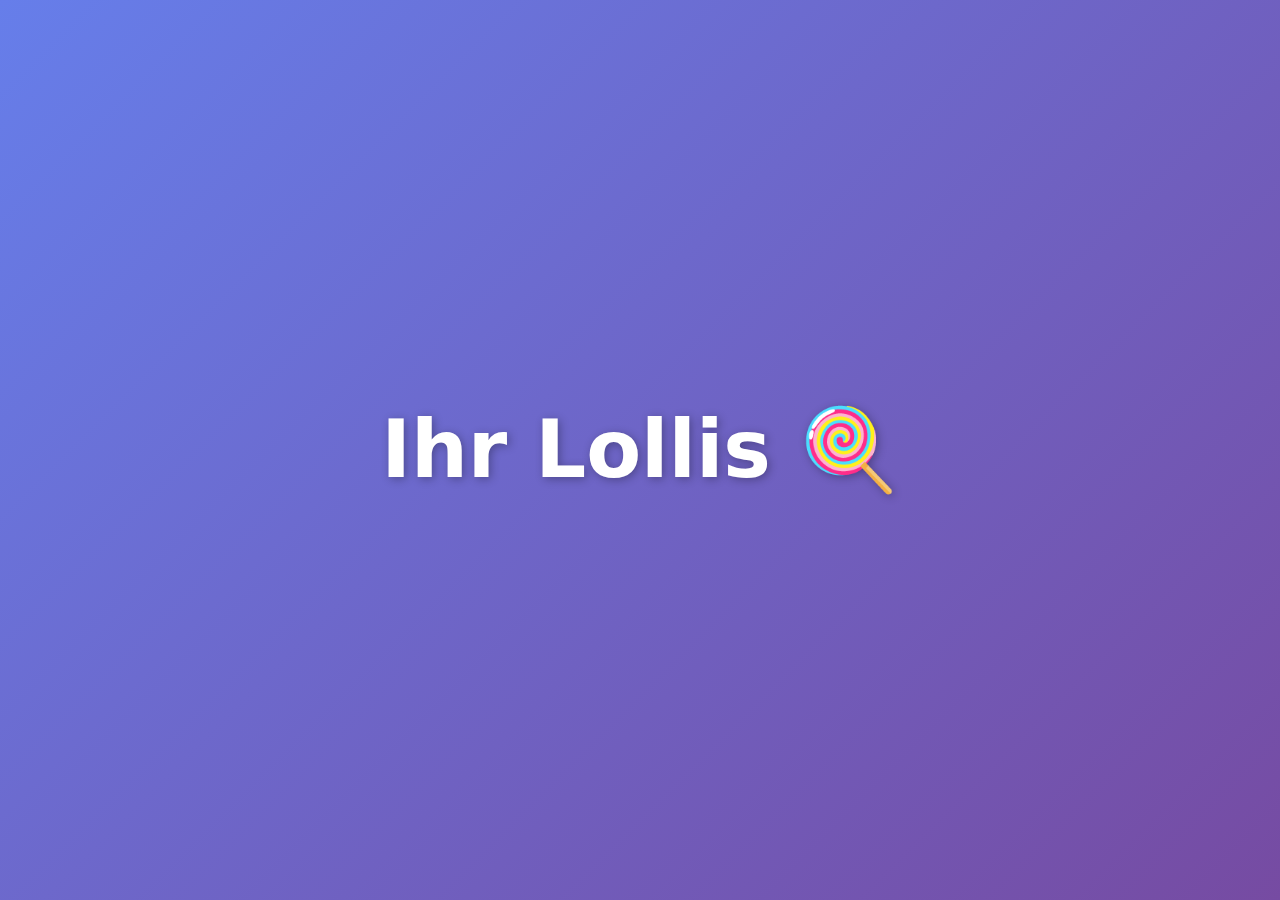
<file: index.html>
<!DOCTYPE html>
<html lang="de">
<head>
    <meta charset="UTF-8">
    <meta name="viewport" content="width=device-width, initial-scale=1.0">
    <title>Startseite</title>
    <style>
        body {
            margin: 0;
            padding: 0;
            height: 100vh;
            display: flex;
            justify-content: center;
            align-items: center;
            background: linear-gradient(135deg, #667eea 0%, #764ba2 100%);
            font-family: system-ui, -apple-system, sans-serif;
            color: white;
            overflow: hidden;
        }

        h1 {
            font-size: 5rem;
            font-weight: 800;
            text-shadow: 2px 2px 10px rgba(0,0,0,0.3);
            text-align: center;
            margin: 0;
            animation: pulse 2s infinite; 
        }

        @keyframes pulse {
            0% { transform: scale(1); }
            50% { transform: scale(1.05); }
            100% { transform: scale(1); }
        }
        
        @media (max-width: 600px) {
            h1 { font-size: 3rem; }
        }
    </style>
</head>
<body>

    <h1>Ihr Lollis 🍭</h1>

</body>
</html>
</file>
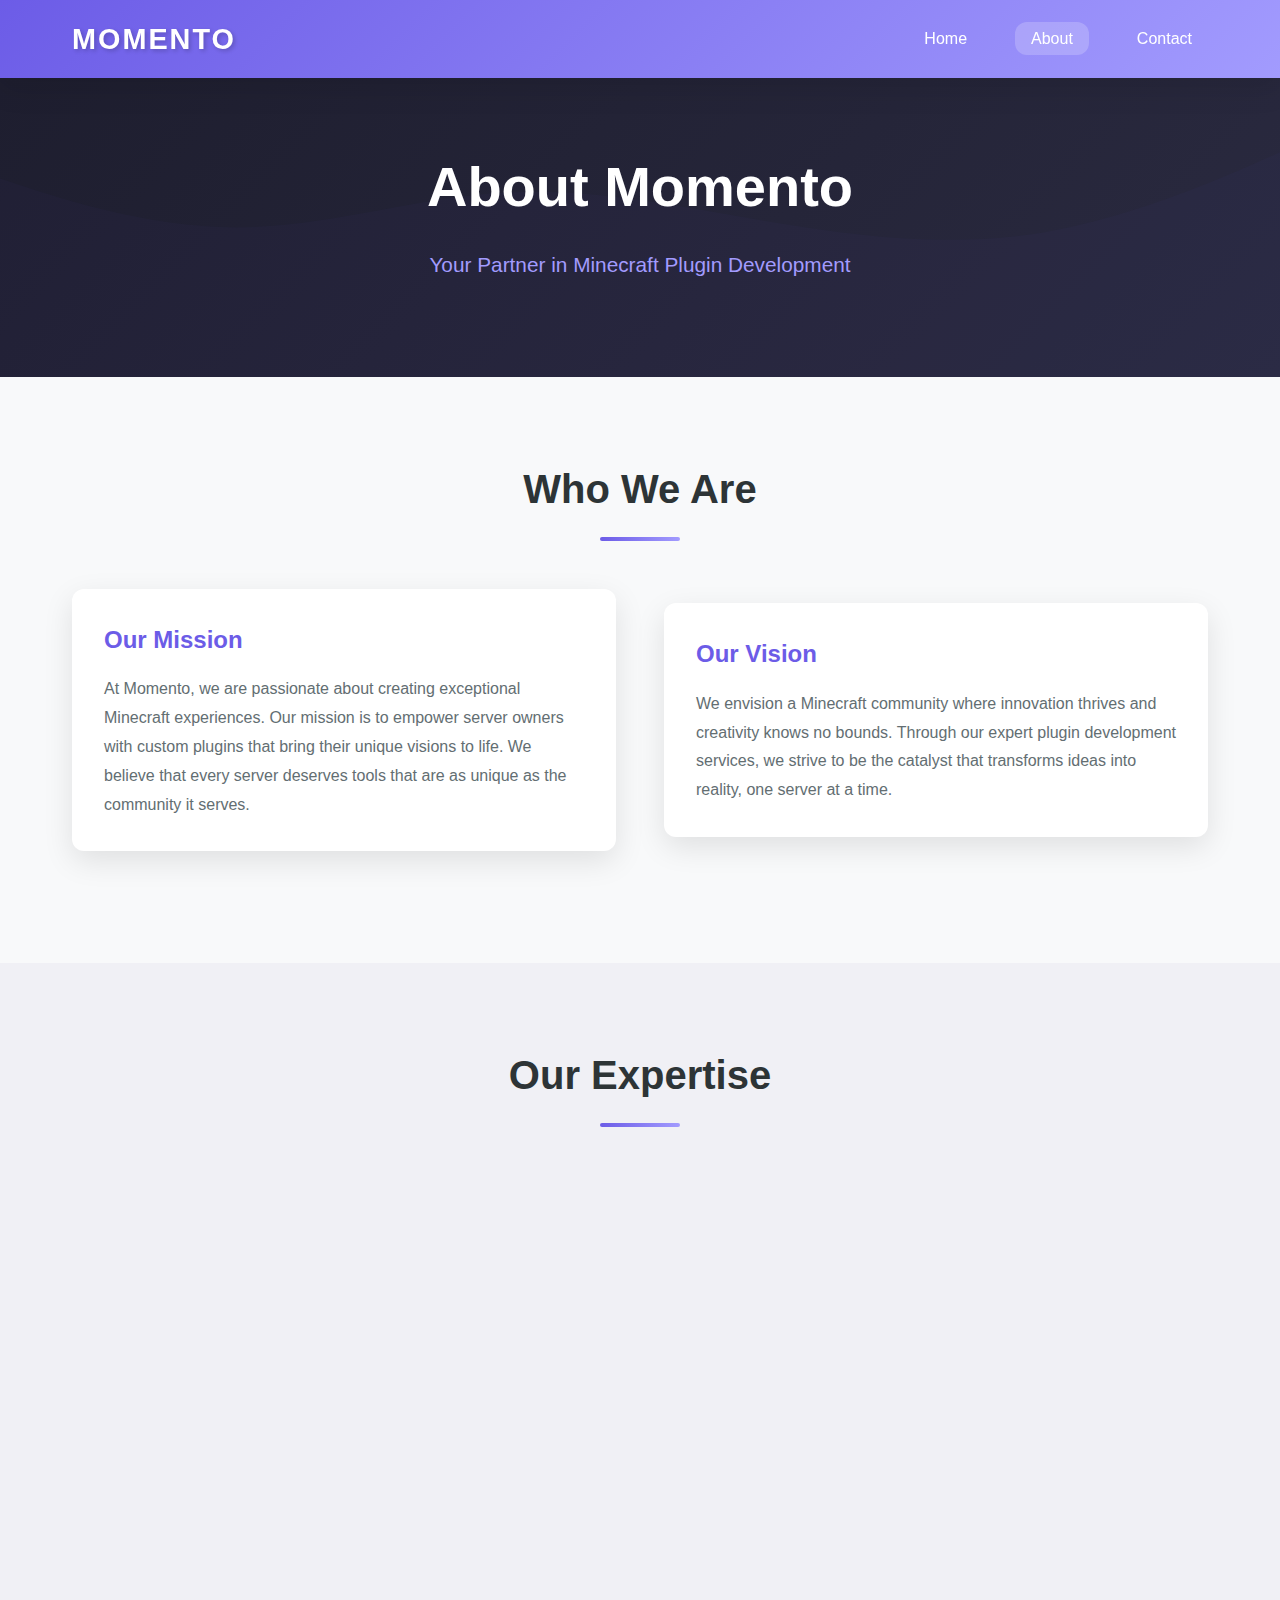
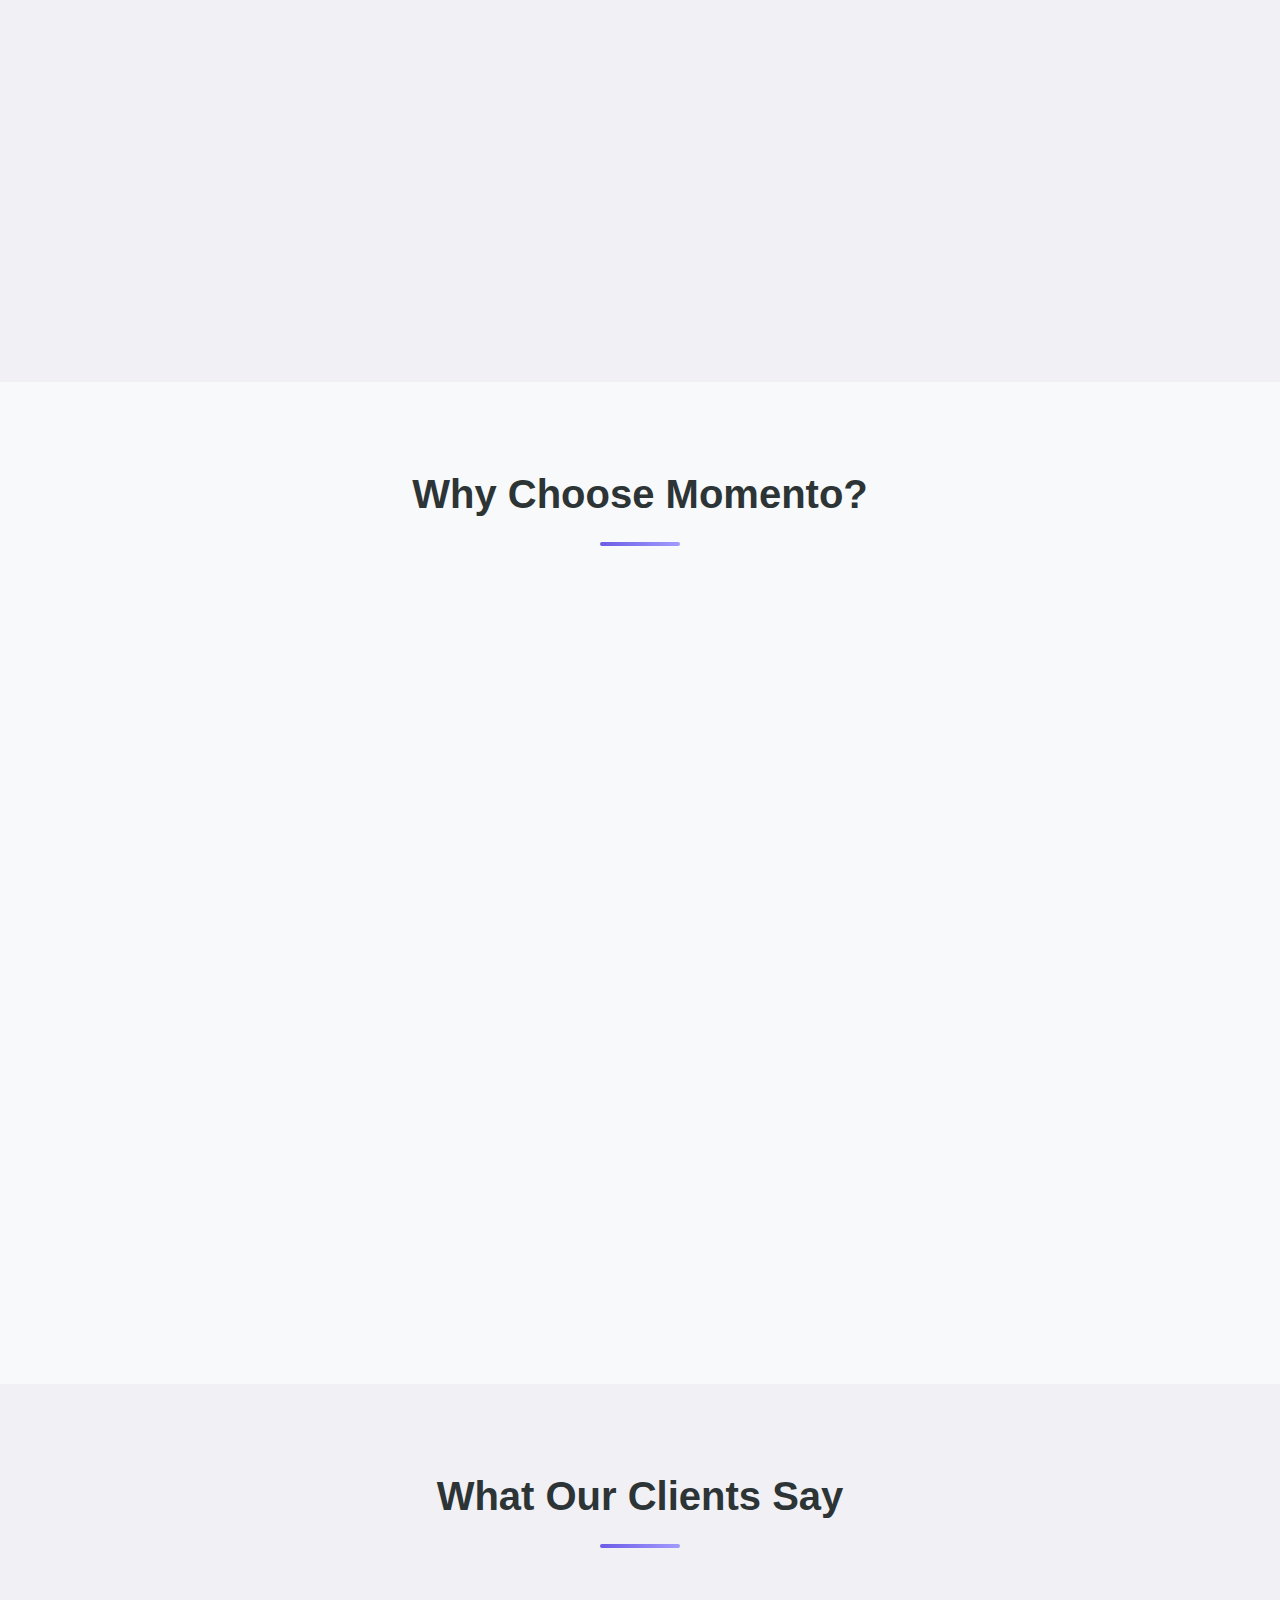
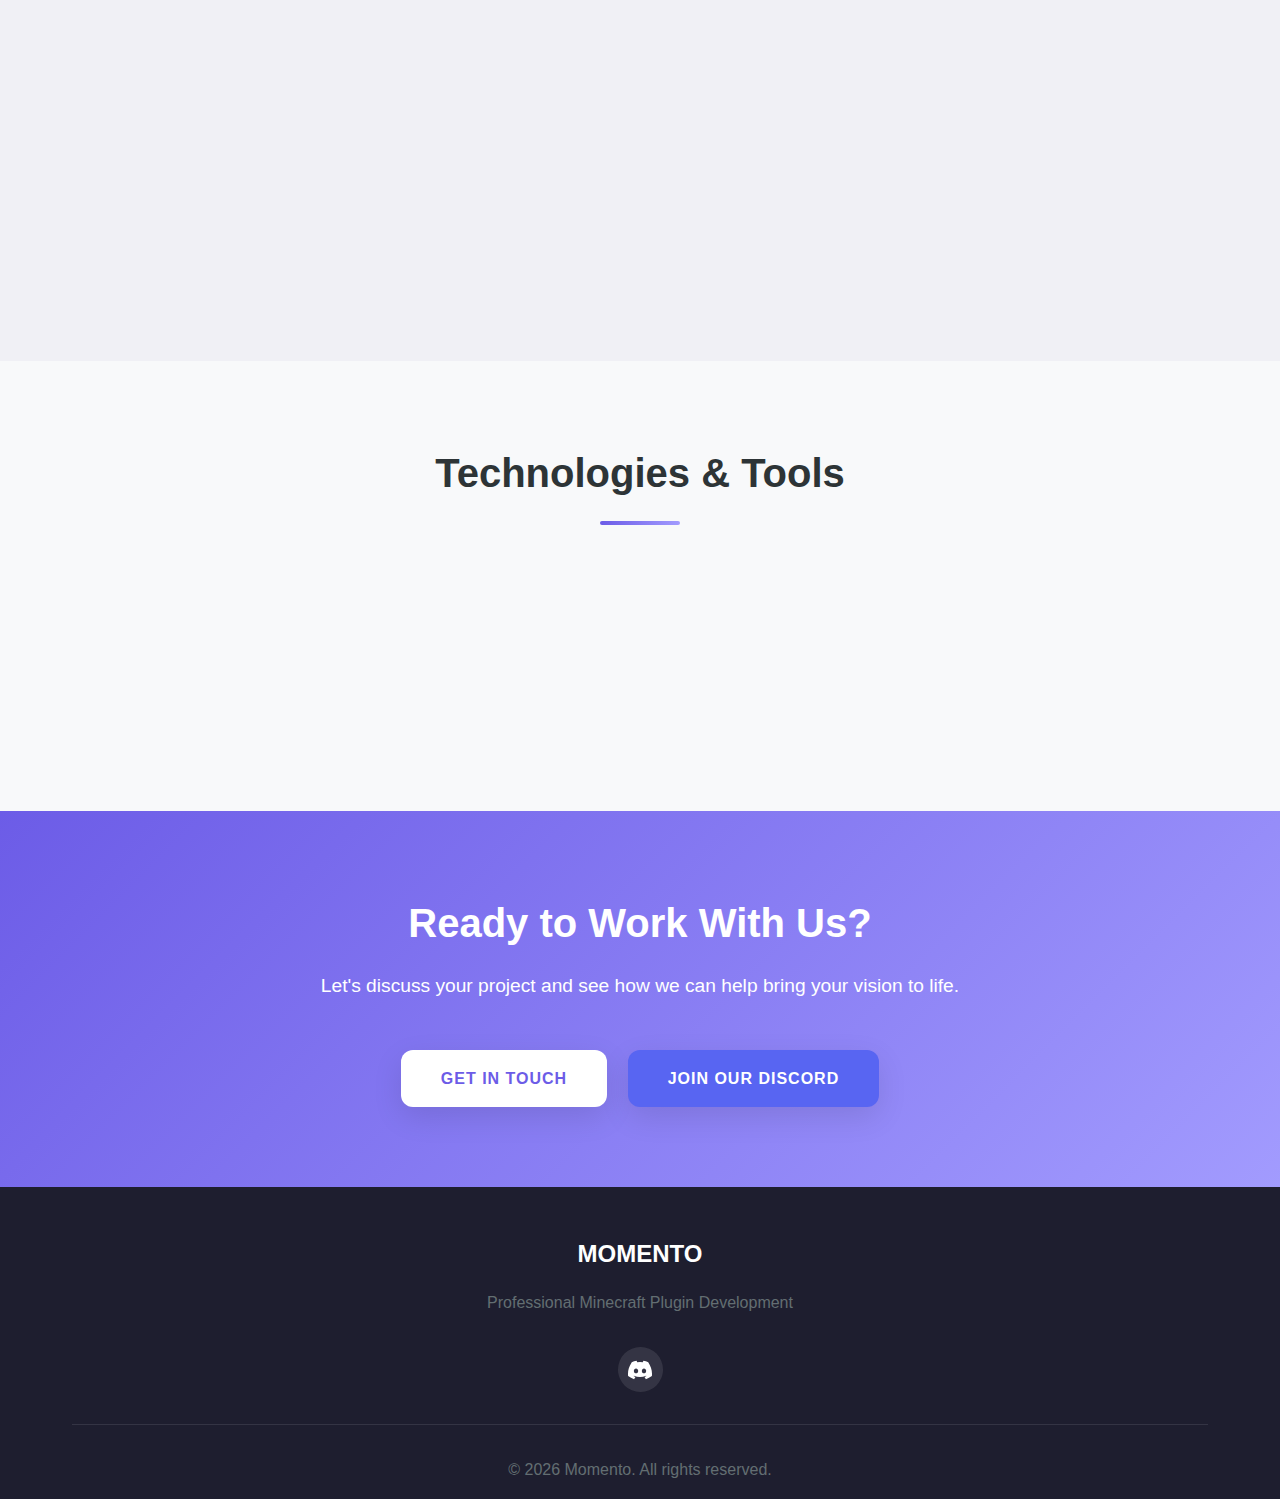
<file: about.html>
<!DOCTYPE html>
<html lang="en">
<head>
    <meta charset="UTF-8">
    <meta name="viewport" content="width=device-width, initial-scale=1.0">
    <meta name="description" content="Learn about Momento's expertise in Minecraft plugin development, our portfolio, and what makes us unique.">
    <meta name="keywords" content="Minecraft Plugins, Plugin Development, Portfolio, Expertise, Momento">
    <title>About - Momento</title>
    <link rel="stylesheet" href="assets/css/styles.css">
</head>
<body>
    <!-- Header & Navigation -->
    <header>
        <nav class="container">
            <a href="index.html" class="logo" aria-label="Momento Home">MOMENTO</a>
            <ul class="nav-links">
                <li><a href="index.html">Home</a></li>
                <li><a href="about.html">About</a></li>
                <li><a href="contact.html">Contact</a></li>
            </ul>
            <div class="hamburger" aria-label="Toggle menu" role="button" tabindex="0">
                <span></span>
                <span></span>
                <span></span>
            </div>
        </nav>
    </header>

    <!-- Page Header -->
    <section class="hero" style="padding: 4rem 0;">
        <div class="container hero-content">
            <h1>About Momento</h1>
            <p>Your Partner in Minecraft Plugin Development</p>
        </div>
    </section>

    <!-- Who We Are Section -->
    <section class="section">
        <div class="container">
            <h2 class="section-title">Who We Are</h2>
            <div class="two-col">
                <div class="card">
                    <h3>Our Mission</h3>
                    <p>
                        At Momento, we are passionate about creating exceptional Minecraft experiences. 
                        Our mission is to empower server owners with custom plugins that bring their 
                        unique visions to life. We believe that every server deserves tools that are 
                        as unique as the community it serves.
                    </p>
                </div>
                <div class="card">
                    <h3>Our Vision</h3>
                    <p>
                        We envision a Minecraft community where innovation thrives and creativity knows 
                        no bounds. Through our expert plugin development services, we strive to be the 
                        catalyst that transforms ideas into reality, one server at a time.
                    </p>
                </div>
            </div>
        </div>
    </section>

    <!-- Expertise Section -->
    <section class="section" style="background-color: #f0f0f5;">
        <div class="container">
            <h2 class="section-title">Our Expertise</h2>
            <div class="grid">
                <div class="card">
                    <h3>🎯 Custom Plugin Development</h3>
                    <p>
                        We specialize in building plugins from scratch, tailored to your exact specifications. 
                        Whether it's a unique game mode, custom economy system, or advanced administrative tools, 
                        we have the skills to make it happen.
                    </p>
                </div>
                <div class="card">
                    <h3>⚙️ Plugin Configuration</h3>
                    <p>
                        Not sure how to configure your existing plugins? We provide comprehensive setup and 
                        configuration services to ensure your plugins work seamlessly with your server setup 
                        and other installed plugins.
                    </p>
                </div>
                <div class="card">
                    <h3>🔧 Optimization & Bug Fixes</h3>
                    <p>
                        Performance matters. We optimize existing plugins to reduce lag, fix bugs, and ensure 
                        your server runs smoothly even with hundreds of players online. Clean, efficient code 
                        is our standard.
                    </p>
                </div>
                <div class="card">
                    <h3>🔄 Updates & Maintenance</h3>
                    <p>
                        Minecraft evolves, and so should your plugins. We provide ongoing maintenance and updates 
                        to keep your plugins compatible with the latest Minecraft versions and security patches.
                    </p>
                </div>
                <div class="card">
                    <h3>💡 Server Consultation</h3>
                    <p>
                        Not sure what plugins you need? We offer consultation services to help you identify 
                        the right solutions for your server, recommend best practices, and plan your plugin 
                        architecture.
                    </p>
                </div>
                <div class="card">
                    <h3>📚 API Integration</h3>
                    <p>
                        Connect your server to external services, databases, and APIs. We can integrate 
                        Discord bots, web dashboards, payment systems, and more to create a comprehensive 
                        server ecosystem.
                    </p>
                </div>
            </div>
        </div>
    </section>

    <!-- Why Choose Us Section -->
    <section class="section">
        <div class="container">
            <h2 class="section-title">Why Choose Momento?</h2>
            <div class="two-col">
                <div>
                    <div class="card">
                        <h3>🏆 Proven Track Record</h3>
                        <p>
                            With years of experience in Minecraft plugin development, we've successfully 
                            delivered projects for servers of all sizes, from small communities to large 
                            networks with thousands of players.
                        </p>
                    </div>
                    <div class="card">
                        <h3>💬 Clear Communication</h3>
                        <p>
                            We believe in transparency and keeping you informed every step of the way. 
                            Regular updates, clear timelines, and open communication channels ensure 
                            you're never left in the dark.
                        </p>
                    </div>
                    <div class="card">
                        <h3>⚡ Fast Turnaround</h3>
                        <p>
                            Time is valuable. We pride ourselves on delivering high-quality work within 
                            agreed timelines, without sacrificing quality or cutting corners.
                        </p>
                    </div>
                </div>
                <div>
                    <div class="card">
                        <h3>🛡️ Quality Assurance</h3>
                        <p>
                            Every plugin we develop goes through rigorous testing to ensure it's bug-free, 
                            secure, and performs optimally. We don't deliver until we're 100% satisfied 
                            with the quality.
                        </p>
                    </div>
                    <div class="card">
                        <h3>🤝 Ongoing Support</h3>
                        <p>
                            Our relationship doesn't end at delivery. We provide comprehensive support 
                            and are always available to help with questions, issues, or future enhancements.
                        </p>
                    </div>
                    <div class="card">
                        <h3>💰 Competitive Pricing</h3>
                        <p>
                            Professional doesn't have to mean expensive. We offer competitive pricing 
                            that provides excellent value for the quality and expertise you receive.
                        </p>
                    </div>
                </div>
            </div>
        </div>
    </section>

    <!-- Testimonials Section -->
    <section class="section" style="background-color: #f0f0f5;">
        <div class="container">
            <h2 class="section-title">What Our Clients Say</h2>
            <div class="grid">
                <div class="card">
                    <p style="font-style: italic; margin-bottom: 1rem;">
                        "Momento transformed our server with a custom minigame plugin that our players 
                        absolutely love. The code is clean, the performance is excellent, and their 
                        support is outstanding!"
                    </p>
                    <p style="font-weight: bold; color: var(--primary-color);">- Server Owner, SkyBlock Network</p>
                </div>
                <div class="card">
                    <p style="font-style: italic; margin-bottom: 1rem;">
                        "Professional, responsive, and incredibly talented. They delivered exactly what 
                        we needed, on time and within budget. Highly recommended!"
                    </p>
                    <p style="font-weight: bold; color: var(--primary-color);">- Admin, PvP Arena Server</p>
                </div>
                <div class="card">
                    <p style="font-style: italic; margin-bottom: 1rem;">
                        "The best decision we made was hiring Momento. Their custom economy plugin has 
                        been running flawlessly for months with zero issues. Worth every penny!"
                    </p>
                    <p style="font-weight: bold; color: var(--primary-color);">- Owner, Survival Community</p>
                </div>
            </div>
        </div>
    </section>

    <!-- Technologies Section -->
    <section class="section">
        <div class="container">
            <h2 class="section-title">Technologies & Tools</h2>
            <div class="card">
                <div style="display: grid; grid-template-columns: repeat(auto-fit, minmax(200px, 1fr)); gap: 2rem; text-align: center;">
                    <div>
                        <h4 style="color: var(--primary-color); margin-bottom: 0.5rem;">Languages</h4>
                        <p>Java, Kotlin, SQL</p>
                    </div>
                    <div>
                        <h4 style="color: var(--primary-color); margin-bottom: 0.5rem;">APIs</h4>
                        <p>Spigot, Paper, Bukkit</p>
                    </div>
                    <div>
                        <h4 style="color: var(--primary-color); margin-bottom: 0.5rem;">Tools</h4>
                        <p>Maven, Gradle, Git</p>
                    </div>
                    <div>
                        <h4 style="color: var(--primary-color); margin-bottom: 0.5rem;">Databases</h4>
                        <p>MySQL, MongoDB, SQLite</p>
                    </div>
                </div>
            </div>
        </div>
    </section>

    <!-- CTA Section -->
    <section class="section" style="background: linear-gradient(135deg, #6c5ce7, #a29bfe); color: white; text-align: center;">
        <div class="container">
            <h2 style="font-size: 2.5rem; margin-bottom: 1rem;">Ready to Work With Us?</h2>
            <p style="font-size: 1.2rem; margin-bottom: 2rem;">Let's discuss your project and see how we can help bring your vision to life.</p>
            <a href="contact.html" class="btn" style="background: white; color: var(--primary-color); margin-right: 1rem;">Get In Touch</a>
            <a href="https://discord.gg/your-invite-code" class="btn btn-discord" target="_blank" rel="noopener noreferrer">Join Our Discord</a>
        </div>
    </section>

    <!-- Footer -->
    <footer>
        <div class="container">
            <div class="footer-content">
                <div>
                    <h3 style="font-size: 1.5rem; margin-bottom: 1rem;">MOMENTO</h3>
                    <p style="color: var(--text-gray);">Professional Minecraft Plugin Development</p>
                </div>
                <ul class="social-links">
                    <li><a href="https://discord.gg/your-invite-code" target="_blank" rel="noopener noreferrer" aria-label="Discord">
                        <svg width="24" height="24" viewBox="0 0 24 24" fill="currentColor">
                            <path d="M20.317 4.37a19.791 19.791 0 0 0-4.885-1.515a.074.074 0 0 0-.079.037c-.21.375-.444.864-.608 1.25a18.27 18.27 0 0 0-5.487 0a12.64 12.64 0 0 0-.617-1.25a.077.077 0 0 0-.079-.037A19.736 19.736 0 0 0 3.677 4.37a.07.07 0 0 0-.032.027C.533 9.046-.32 13.58.099 18.057a.082.082 0 0 0 .031.057a19.9 19.9 0 0 0 5.993 3.03a.078.078 0 0 0 .084-.028a14.09 14.09 0 0 0 1.226-1.994a.076.076 0 0 0-.041-.106a13.107 13.107 0 0 1-1.872-.892a.077.077 0 0 1-.008-.128a10.2 10.2 0 0 0 .372-.292a.074.074 0 0 1 .077-.01c3.928 1.793 8.18 1.793 12.062 0a.074.074 0 0 1 .078.01c.12.098.246.198.373.292a.077.077 0 0 1-.006.127a12.299 12.299 0 0 1-1.873.892a.077.077 0 0 0-.041.107c.36.698.772 1.362 1.225 1.993a.076.076 0 0 0 .084.028a19.839 19.839 0 0 0 6.002-3.03a.077.077 0 0 0 .032-.054c.5-5.177-.838-9.674-3.549-13.66a.061.061 0 0 0-.031-.03zM8.02 15.33c-1.183 0-2.157-1.085-2.157-2.419c0-1.333.956-2.419 2.157-2.419c1.21 0 2.176 1.096 2.157 2.42c0 1.333-.956 2.418-2.157 2.418zm7.975 0c-1.183 0-2.157-1.085-2.157-2.419c0-1.333.955-2.419 2.157-2.419c1.21 0 2.176 1.096 2.157 2.42c0 1.333-.946 2.418-2.157 2.418z"/>
                        </svg>
                    </a></li>
                </ul>
            </div>
            <div class="footer-bottom">
                <p>&copy; 2026 Momento. All rights reserved.</p>
            </div>
        </div>
    </footer>

    <!-- JavaScript -->
    <script src="assets/js/script.js"></script>
</body>
</html>
</file>
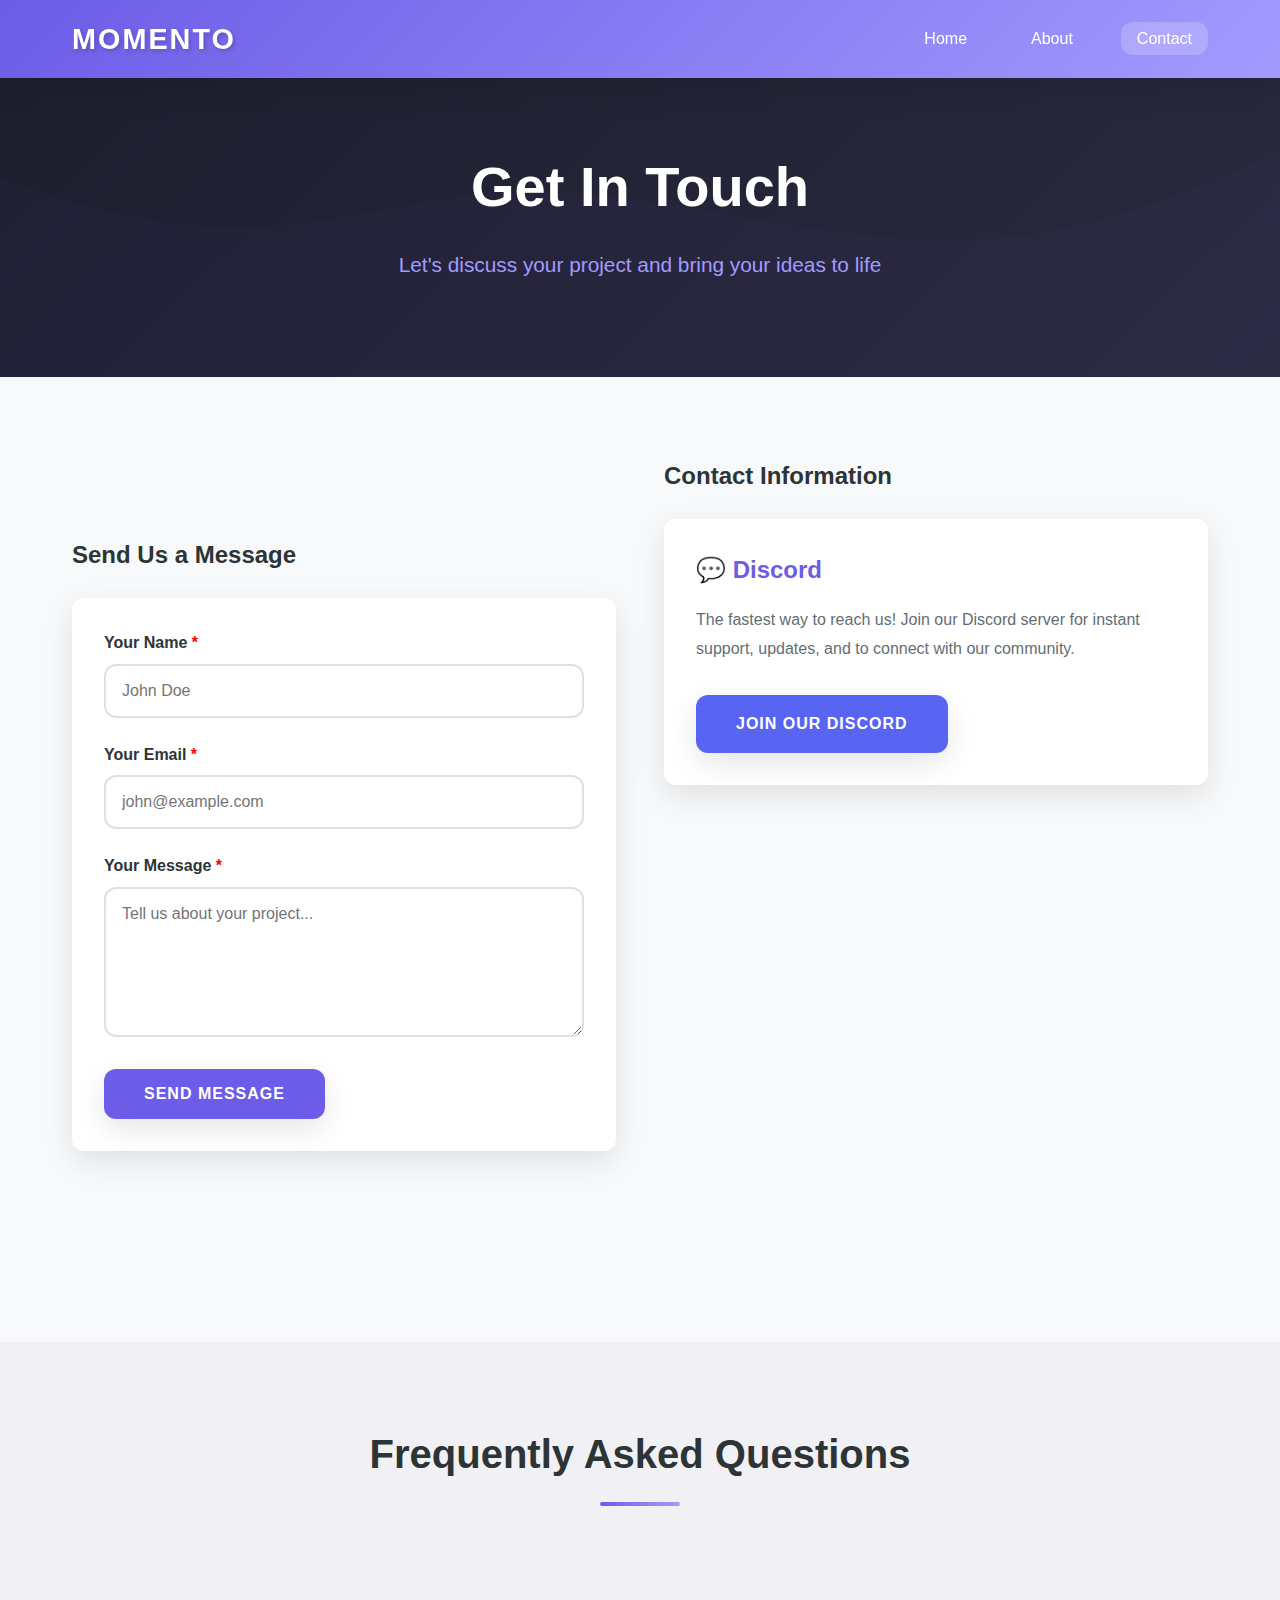
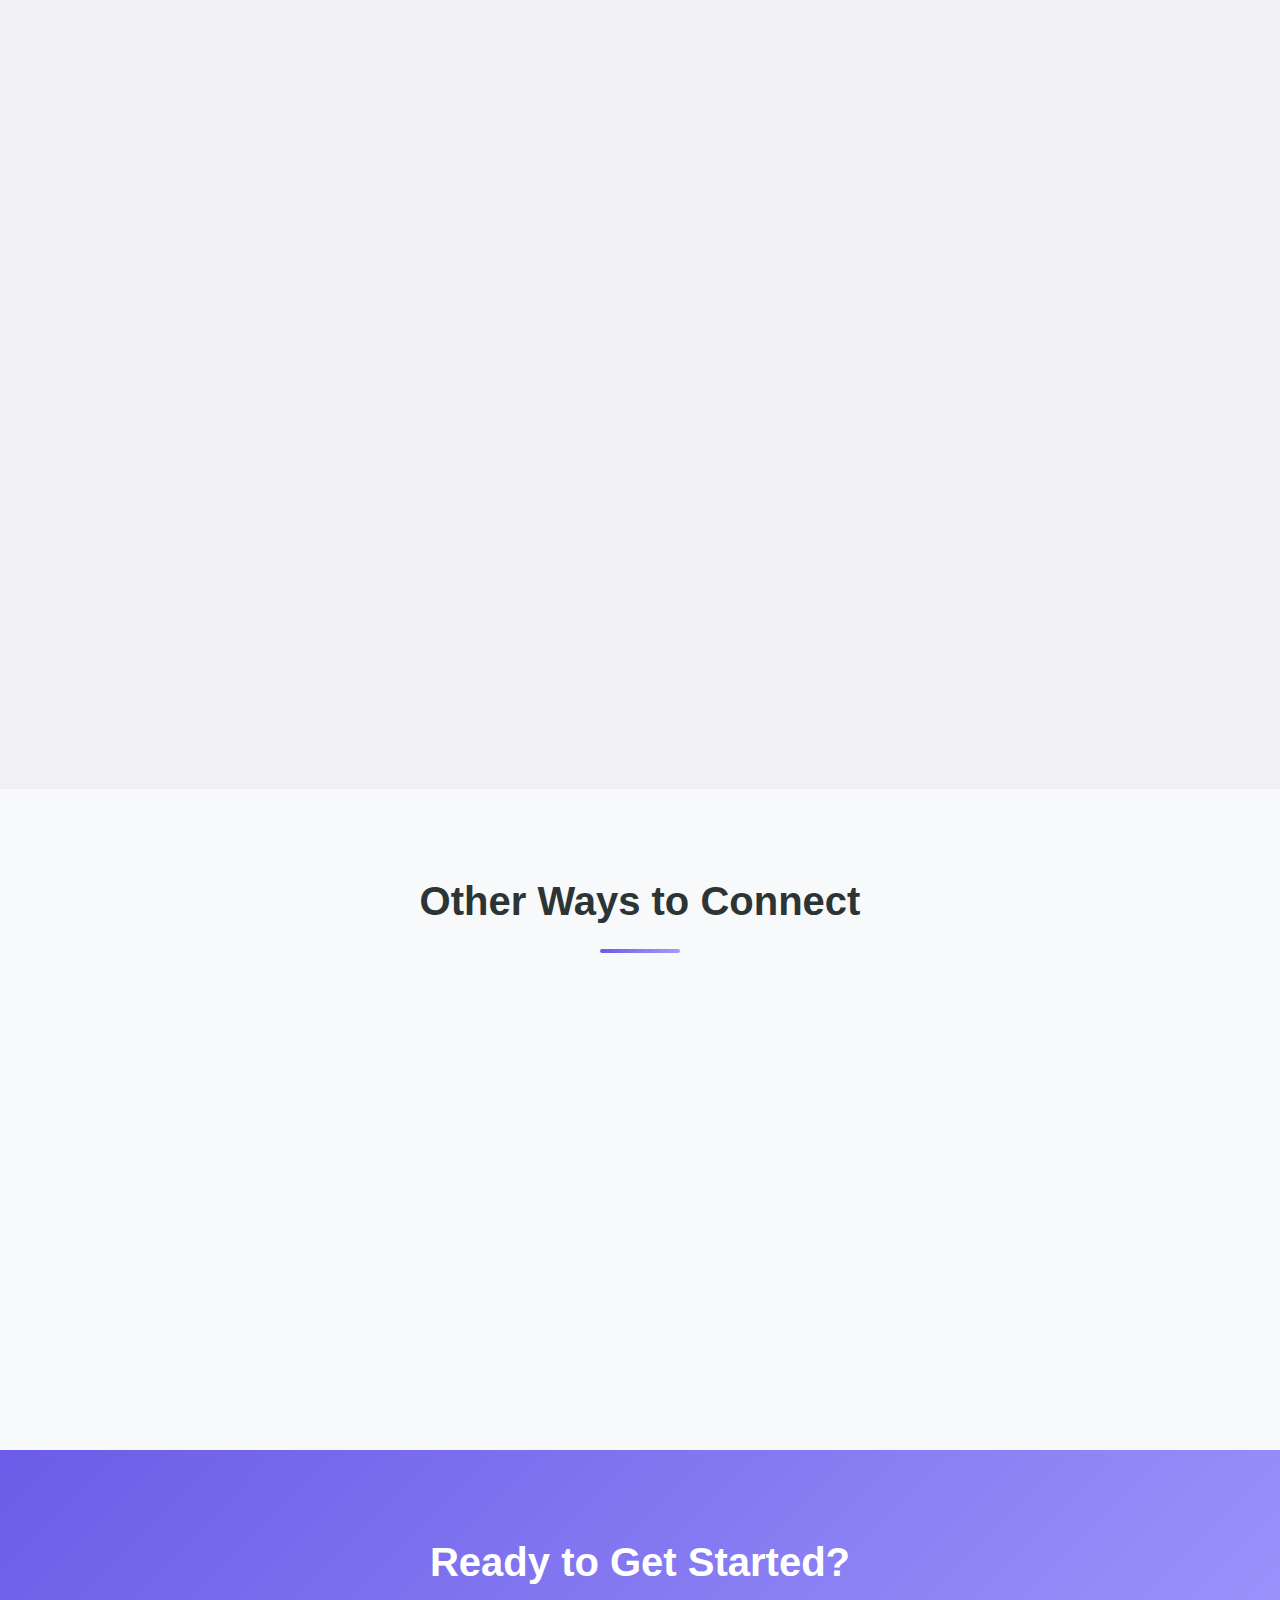
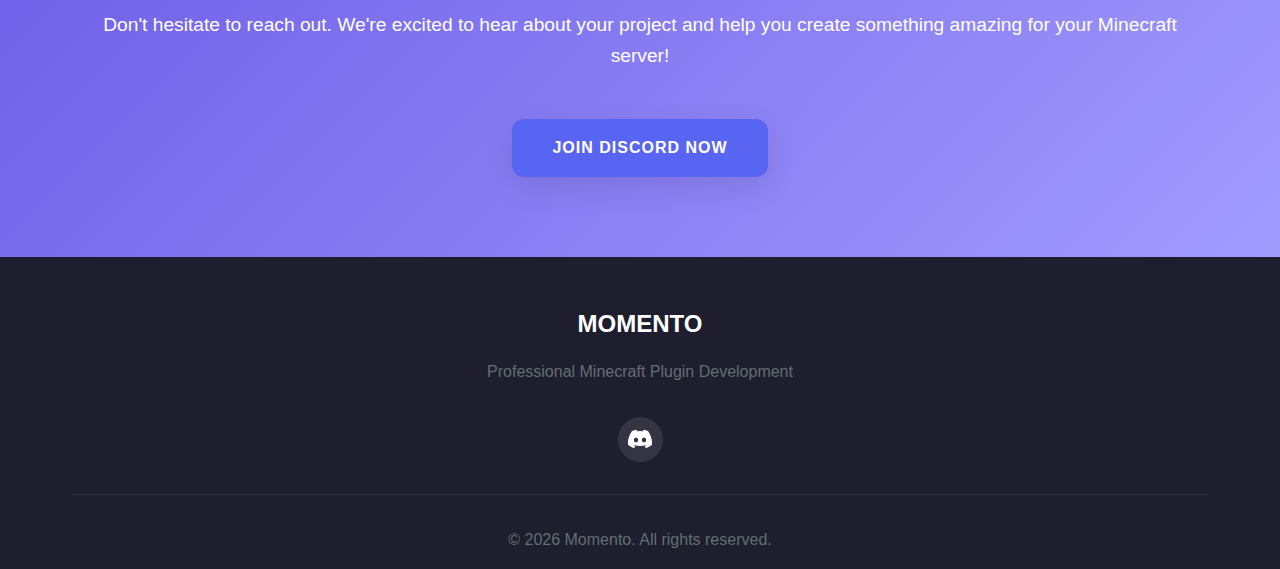
<file: contact.html>
<!DOCTYPE html>
<html lang="en">
<head>
    <meta charset="UTF-8">
    <meta name="viewport" content="width=device-width, initial-scale=1.0">
    <meta name="description" content="Contact Momento for professional Minecraft plugin development services. Get in touch via our contact form or Discord.">
    <meta name="keywords" content="Contact, Minecraft Plugin Development, Get In Touch, Momento">
    <title>Contact - Momento</title>
    <link rel="stylesheet" href="assets/css/styles.css">
</head>
<body>
    <!-- Header & Navigation -->
    <header>
        <nav class="container">
            <a href="index.html" class="logo" aria-label="Momento Home">MOMENTO</a>
            <ul class="nav-links">
                <li><a href="index.html">Home</a></li>
                <li><a href="about.html">About</a></li>
                <li><a href="contact.html">Contact</a></li>
            </ul>
            <div class="hamburger" aria-label="Toggle menu" role="button" tabindex="0">
                <span></span>
                <span></span>
                <span></span>
            </div>
        </nav>
    </header>

    <!-- Page Header -->
    <section class="hero" style="padding: 4rem 0;">
        <div class="container hero-content">
            <h1>Get In Touch</h1>
            <p>Let's discuss your project and bring your ideas to life</p>
        </div>
    </section>

    <!-- Contact Section -->
    <section class="section">
        <div class="container">
            <div class="two-col">
                <!-- Contact Form -->
                <div>
                    <h2 style="margin-bottom: 1.5rem; color: var(--text-dark);">Send Us a Message</h2>
                    <form id="contact-form" class="card">
                        <div class="form-group">
                            <label for="name">Your Name <span style="color: red;">*</span></label>
                            <input 
                                type="text" 
                                id="name" 
                                name="name" 
                                required 
                                placeholder="John Doe"
                                aria-required="true"
                            >
                        </div>
                        
                        <div class="form-group">
                            <label for="email">Your Email <span style="color: red;">*</span></label>
                            <input 
                                type="email" 
                                id="email" 
                                name="email" 
                                required 
                                placeholder="john@example.com"
                                aria-required="true"
                            >
                        </div>
                        
                        <div class="form-group">
                            <label for="message">Your Message <span style="color: red;">*</span></label>
                            <textarea 
                                id="message" 
                                name="message" 
                                required 
                                placeholder="Tell us about your project..."
                                aria-required="true"
                            ></textarea>
                        </div>
                        
                        <button type="submit" class="btn">Send Message</button>
                    </form>
                </div>

                <!-- Contact Information -->
                <div>
                    <h2 style="margin-bottom: 1.5rem; color: var(--text-dark);">Contact Information</h2>
                    
                    <div class="card">
                        <h3>💬 Discord</h3>
                        <p style="margin-bottom: 1rem;">
                            The fastest way to reach us! Join our Discord server for instant support, 
                            updates, and to connect with our community.
                        </p>
                        <a href="https://discord.gg/your-invite-code" class="btn btn-discord" target="_blank" rel="noopener noreferrer">
                            Join Our Discord
                        </a>
                    </div>

                    <div class="card">
                        <h3>⏰ Response Time</h3>
                        <p>
                            We typically respond to inquiries within 24 hours during business days. 
                            For urgent matters, Discord is your best bet for the fastest response!
                        </p>
                    </div>

                    <div class="card">
                        <h3>🌍 Time Zone</h3>
                        <p>
                            We operate globally and work with clients across all time zones. 
                            No matter where you are, we can find a time that works for both of us.
                        </p>
                    </div>
                </div>
            </div>
        </div>
    </section>

    <!-- FAQ Section -->
    <section class="section" style="background-color: #f0f0f5;">
        <div class="container">
            <h2 class="section-title">Frequently Asked Questions</h2>
            <div class="grid">
                <div class="card">
                    <h3>How long does it take to develop a plugin?</h3>
                    <p>
                        Development time varies based on complexity. Simple plugins can take 1-2 weeks, 
                        while complex systems may take 4-6 weeks or more. We'll provide a detailed 
                        timeline after discussing your requirements.
                    </p>
                </div>
                <div class="card">
                    <h3>What information do you need to get started?</h3>
                    <p>
                        We need a clear description of what you want the plugin to do, your Minecraft 
                        version, server platform (Spigot, Paper, etc.), and any specific features or 
                        requirements. The more details, the better!
                    </p>
                </div>
                <div class="card">
                    <h3>Do you provide ongoing support?</h3>
                    <p>
                        Yes! We offer support packages for all our plugins, including bug fixes, 
                        updates for new Minecraft versions, and general maintenance. Support terms 
                        are discussed during project planning.
                    </p>
                </div>
                <div class="card">
                    <h3>Can you modify existing plugins?</h3>
                    <p>
                        Absolutely! We can modify, optimize, or update existing plugins. This includes 
                        fixing bugs, adding new features, or updating to newer Minecraft versions.
                    </p>
                </div>
                <div class="card">
                    <h3>What are your payment terms?</h3>
                    <p>
                        We typically work with a 50% upfront payment and 50% upon completion. For larger 
                        projects, we can arrange milestone-based payments. Payment methods and terms are 
                        flexible and discussed per project.
                    </p>
                </div>
                <div class="card">
                    <h3>Do you sign NDAs?</h3>
                    <p>
                        Yes, we're happy to sign Non-Disclosure Agreements if your project requires 
                        confidentiality. We respect your intellectual property and privacy.
                    </p>
                </div>
            </div>
        </div>
    </section>

    <!-- Quick Links Section -->
    <section class="section">
        <div class="container">
            <h2 class="section-title">Other Ways to Connect</h2>
            <div class="features">
                <div class="feature-item">
                    <div class="feature-icon">💼</div>
                    <h3>Portfolio Review</h3>
                    <p>Want to see examples of our work? Check out our portfolio on the About page.</p>
                    <a href="about.html" class="btn btn-secondary mt-2">View Portfolio</a>
                </div>
                <div class="feature-item">
                    <div class="feature-icon">📚</div>
                    <h3>Learn More</h3>
                    <p>Read about our services, expertise, and what makes Momento unique.</p>
                    <a href="about.html" class="btn btn-secondary mt-2">About Us</a>
                </div>
                <div class="feature-item">
                    <div class="feature-icon">🏠</div>
                    <h3>Back to Home</h3>
                    <p>Return to the homepage to explore our services and offerings.</p>
                    <a href="index.html" class="btn btn-secondary mt-2">Go Home</a>
                </div>
            </div>
        </div>
    </section>

    <!-- CTA Section -->
    <section class="section" style="background: linear-gradient(135deg, #6c5ce7, #a29bfe); color: white; text-align: center;">
        <div class="container">
            <h2 style="font-size: 2.5rem; margin-bottom: 1rem;">Ready to Get Started?</h2>
            <p style="font-size: 1.2rem; margin-bottom: 2rem;">
                Don't hesitate to reach out. We're excited to hear about your project and help you create 
                something amazing for your Minecraft server!
            </p>
            <a href="https://discord.gg/your-invite-code" class="btn btn-discord" target="_blank" rel="noopener noreferrer">
                Join Discord Now
            </a>
        </div>
    </section>

    <!-- Footer -->
    <footer>
        <div class="container">
            <div class="footer-content">
                <div>
                    <h3 style="font-size: 1.5rem; margin-bottom: 1rem;">MOMENTO</h3>
                    <p style="color: var(--text-gray);">Professional Minecraft Plugin Development</p>
                </div>
                <ul class="social-links">
                    <li><a href="https://discord.gg/your-invite-code" target="_blank" rel="noopener noreferrer" aria-label="Discord">
                        <svg width="24" height="24" viewBox="0 0 24 24" fill="currentColor">
                            <path d="M20.317 4.37a19.791 19.791 0 0 0-4.885-1.515a.074.074 0 0 0-.079.037c-.21.375-.444.864-.608 1.25a18.27 18.27 0 0 0-5.487 0a12.64 12.64 0 0 0-.617-1.25a.077.077 0 0 0-.079-.037A19.736 19.736 0 0 0 3.677 4.37a.07.07 0 0 0-.032.027C.533 9.046-.32 13.58.099 18.057a.082.082 0 0 0 .031.057a19.9 19.9 0 0 0 5.993 3.03a.078.078 0 0 0 .084-.028a14.09 14.09 0 0 0 1.226-1.994a.076.076 0 0 0-.041-.106a13.107 13.107 0 0 1-1.872-.892a.077.077 0 0 1-.008-.128a10.2 10.2 0 0 0 .372-.292a.074.074 0 0 1 .077-.01c3.928 1.793 8.18 1.793 12.062 0a.074.074 0 0 1 .078.01c.12.098.246.198.373.292a.077.077 0 0 1-.006.127a12.299 12.299 0 0 1-1.873.892a.077.077 0 0 0-.041.107c.36.698.772 1.362 1.225 1.993a.076.076 0 0 0 .084.028a19.839 19.839 0 0 0 6.002-3.03a.077.077 0 0 0 .032-.054c.5-5.177-.838-9.674-3.549-13.66a.061.061 0 0 0-.031-.03zM8.02 15.33c-1.183 0-2.157-1.085-2.157-2.419c0-1.333.956-2.419 2.157-2.419c1.21 0 2.176 1.096 2.157 2.42c0 1.333-.956 2.418-2.157 2.418zm7.975 0c-1.183 0-2.157-1.085-2.157-2.419c0-1.333.955-2.419 2.157-2.419c1.21 0 2.176 1.096 2.157 2.42c0 1.333-.946 2.418-2.157 2.418z"/>
                        </svg>
                    </a></li>
                </ul>
            </div>
            <div class="footer-bottom">
                <p>&copy; 2026 Momento. All rights reserved.</p>
            </div>
        </div>
    </footer>

    <!-- JavaScript -->
    <script src="assets/js/script.js"></script>
</body>
</html>
</file>
<file: assets/css/styles.css>
/* ==========================================
   MOMENTO - Modern Website Styles
   ========================================== */

/* === CSS Variables === */
:root {
    --primary-color: #6c5ce7;
    --secondary-color: #a29bfe;
    --dark-bg: #1e1e2f;
    --dark-accent: #2a2a40;
    --light-bg: #f8f9fa;
    --text-dark: #2d3436;
    --text-light: #ffffff;
    --text-gray: #636e72;
    --accent-color: #00b894;
    --danger-color: #d63031;
    --shadow: 0 10px 30px rgba(0, 0, 0, 0.1);
    --shadow-hover: 0 15px 40px rgba(0, 0, 0, 0.15);
    --transition: all 0.3s ease;
    --border-radius: 12px;
    --max-width: 1200px;
}

/* === Reset & Base Styles === */
* {
    margin: 0;
    padding: 0;
    box-sizing: border-box;
}

html {
    scroll-behavior: smooth;
}

body {
    font-family: 'Segoe UI', Tahoma, Geneva, Verdana, sans-serif;
    line-height: 1.6;
    color: var(--text-dark);
    background-color: var(--light-bg);
}

img {
    max-width: 100%;
    height: auto;
    display: block;
}

a {
    text-decoration: none;
    color: inherit;
    transition: var(--transition);
}

/* === Header & Navigation === */
header {
    background: linear-gradient(135deg, var(--primary-color), var(--secondary-color));
    color: var(--text-light);
    padding: 1rem 0;
    position: sticky;
    top: 0;
    z-index: 1000;
    box-shadow: var(--shadow);
}

.container {
    max-width: var(--max-width);
    margin: 0 auto;
    padding: 0 2rem;
}

nav {
    display: flex;
    justify-content: space-between;
    align-items: center;
}

.logo {
    font-size: 1.8rem;
    font-weight: bold;
    letter-spacing: 2px;
    text-shadow: 2px 2px 4px rgba(0, 0, 0, 0.2);
}

.logo:hover {
    transform: scale(1.05);
    transition: var(--transition);
}

.nav-links {
    display: flex;
    gap: 2rem;
    list-style: none;
}

.nav-links a {
    color: var(--text-light);
    font-weight: 500;
    padding: 0.5rem 1rem;
    border-radius: var(--border-radius);
    transition: var(--transition);
}

.nav-links a:hover,
.nav-links a.active {
    background: rgba(255, 255, 255, 0.2);
    transform: translateY(-2px);
}

/* Hamburger Menu */
.hamburger {
    display: none;
    flex-direction: column;
    cursor: pointer;
    gap: 5px;
}

.hamburger span {
    width: 30px;
    height: 3px;
    background: var(--text-light);
    border-radius: 3px;
    transition: var(--transition);
}

.hamburger.active span:nth-child(1) {
    transform: rotate(45deg) translate(8px, 8px);
}

.hamburger.active span:nth-child(2) {
    opacity: 0;
}

.hamburger.active span:nth-child(3) {
    transform: rotate(-45deg) translate(8px, -8px);
}

/* === Hero/Banner Section === */
.hero {
    background: linear-gradient(135deg, var(--dark-bg), var(--dark-accent));
    color: var(--text-light);
    padding: 6rem 0;
    text-align: center;
    position: relative;
    overflow: hidden;
}

.hero::before {
    content: '';
    position: absolute;
    top: 0;
    left: 0;
    right: 0;
    bottom: 0;
    background: url('data:image/svg+xml,<svg xmlns="http://www.w3.org/2000/svg" viewBox="0 0 1440 320"><path fill="%236c5ce7" fill-opacity="0.1" d="M0,96L48,112C96,128,192,160,288,160C384,160,480,128,576,122.7C672,117,768,139,864,154.7C960,171,1056,181,1152,165.3C1248,149,1344,107,1392,85.3L1440,64L1440,320L1392,320C1344,320,1248,320,1152,320C1056,320,960,320,864,320C768,320,672,320,576,320C480,320,384,320,288,320C192,320,96,320,48,320L0,320Z"></path></svg>') no-repeat bottom;
    background-size: cover;
    opacity: 0.3;
}

.hero-content {
    position: relative;
    z-index: 1;
}

.hero h1 {
    font-size: 3.5rem;
    margin-bottom: 1rem;
    animation: fadeInUp 1s ease;
}

.hero p {
    font-size: 1.3rem;
    margin-bottom: 2rem;
    color: var(--secondary-color);
    animation: fadeInUp 1s ease 0.2s both;
}

@keyframes fadeInUp {
    from {
        opacity: 0;
        transform: translateY(30px);
    }
    to {
        opacity: 1;
        transform: translateY(0);
    }
}

/* === Buttons === */
.btn {
    display: inline-block;
    padding: 1rem 2.5rem;
    background: var(--primary-color);
    color: var(--text-light);
    border: none;
    border-radius: var(--border-radius);
    font-size: 1rem;
    font-weight: 600;
    cursor: pointer;
    transition: var(--transition);
    box-shadow: var(--shadow);
    text-transform: uppercase;
    letter-spacing: 1px;
}

.btn:hover {
    background: var(--secondary-color);
    transform: translateY(-3px);
    box-shadow: var(--shadow-hover);
}

.btn-secondary {
    background: var(--accent-color);
}

.btn-secondary:hover {
    background: #00a383;
}

.btn-discord {
    background: #5865F2;
    margin-top: 1rem;
}

.btn-discord:hover {
    background: #4752C4;
}

/* === Content Sections === */
.section {
    padding: 5rem 0;
}

.section-title {
    text-align: center;
    font-size: 2.5rem;
    margin-bottom: 3rem;
    color: var(--text-dark);
    position: relative;
}

.section-title::after {
    content: '';
    display: block;
    width: 80px;
    height: 4px;
    background: linear-gradient(90deg, var(--primary-color), var(--secondary-color));
    margin: 1rem auto;
    border-radius: 2px;
}

.card {
    background: white;
    padding: 2rem;
    border-radius: var(--border-radius);
    box-shadow: var(--shadow);
    transition: var(--transition);
    margin-bottom: 2rem;
}

.card:hover {
    transform: translateY(-5px);
    box-shadow: var(--shadow-hover);
}

.card h3 {
    color: var(--primary-color);
    margin-bottom: 1rem;
    font-size: 1.5rem;
}

.card p {
    color: var(--text-gray);
    line-height: 1.8;
}

/* === Grid Layouts === */
.grid {
    display: grid;
    gap: 2rem;
    grid-template-columns: repeat(auto-fit, minmax(300px, 1fr));
}

.two-col {
    display: grid;
    grid-template-columns: 1fr 1fr;
    gap: 3rem;
    align-items: center;
}

/* === Discord Section === */
.discord-section {
    background: linear-gradient(135deg, #5865F2, #7289DA);
    color: var(--text-light);
    padding: 4rem 0;
    text-align: center;
    border-radius: var(--border-radius);
    margin: 2rem 0;
}

.discord-section h2 {
    font-size: 2.5rem;
    margin-bottom: 1rem;
}

.discord-section p {
    font-size: 1.2rem;
    margin-bottom: 2rem;
}

/* === Contact Form === */
.form-group {
    margin-bottom: 1.5rem;
}

.form-group label {
    display: block;
    margin-bottom: 0.5rem;
    font-weight: 600;
    color: var(--text-dark);
}

.form-group input,
.form-group textarea {
    width: 100%;
    padding: 1rem;
    border: 2px solid #e0e0e0;
    border-radius: var(--border-radius);
    font-size: 1rem;
    font-family: inherit;
    transition: var(--transition);
}

.form-group input:focus,
.form-group textarea:focus {
    outline: none;
    border-color: var(--primary-color);
    box-shadow: 0 0 0 3px rgba(108, 92, 231, 0.1);
}

.form-group textarea {
    resize: vertical;
    min-height: 150px;
}

.form-message {
    padding: 1rem;
    border-radius: var(--border-radius);
    margin-top: 1rem;
    display: none;
}

.form-message.success {
    background: #d4edda;
    color: #155724;
    border: 1px solid #c3e6cb;
    display: block;
}

.form-message.error {
    background: #f8d7da;
    color: #721c24;
    border: 1px solid #f5c6cb;
    display: block;
}

/* === Features/Services === */
.features {
    display: grid;
    grid-template-columns: repeat(auto-fit, minmax(250px, 1fr));
    gap: 2rem;
    margin-top: 3rem;
}

.feature-item {
    text-align: center;
    padding: 2rem;
    background: white;
    border-radius: var(--border-radius);
    box-shadow: var(--shadow);
    transition: var(--transition);
}

.feature-item:hover {
    transform: translateY(-10px);
    box-shadow: var(--shadow-hover);
}

.feature-icon {
    font-size: 3rem;
    margin-bottom: 1rem;
}

.feature-item h3 {
    color: var(--primary-color);
    margin-bottom: 1rem;
}

/* === Footer === */
footer {
    background: var(--dark-bg);
    color: var(--text-light);
    padding: 3rem 0 1rem;
    text-align: center;
}

.footer-content {
    display: flex;
    flex-direction: column;
    align-items: center;
    gap: 2rem;
}

.social-links {
    display: flex;
    gap: 1.5rem;
    list-style: none;
}

.social-links a {
    display: flex;
    align-items: center;
    justify-content: center;
    width: 45px;
    height: 45px;
    background: rgba(255, 255, 255, 0.1);
    border-radius: 50%;
    transition: var(--transition);
}

.social-links a:hover {
    background: var(--primary-color);
    transform: scale(1.1);
}

.footer-bottom {
    margin-top: 2rem;
    padding-top: 2rem;
    border-top: 1px solid rgba(255, 255, 255, 0.1);
    color: var(--text-gray);
}

/* === Responsive Design === */
@media (max-width: 768px) {
    .container {
        padding: 0 1rem;
    }

    .nav-links {
        position: fixed;
        top: 70px;
        left: -100%;
        flex-direction: column;
        background: var(--primary-color);
        width: 100%;
        padding: 2rem;
        gap: 1rem;
        transition: var(--transition);
        box-shadow: var(--shadow);
    }

    .nav-links.active {
        left: 0;
    }

    .hamburger {
        display: flex;
    }

    .hero h1 {
        font-size: 2.5rem;
    }

    .hero p {
        font-size: 1.1rem;
    }

    .section-title {
        font-size: 2rem;
    }

    .two-col {
        grid-template-columns: 1fr;
    }

    .features {
        grid-template-columns: 1fr;
    }

    .discord-section h2 {
        font-size: 2rem;
    }
}

@media (max-width: 480px) {
    .hero h1 {
        font-size: 2rem;
    }

    .btn {
        padding: 0.8rem 2rem;
        font-size: 0.9rem;
    }

    .section {
        padding: 3rem 0;
    }
}

/* === Utility Classes === */
.text-center {
    text-align: center;
}

.mt-1 { margin-top: 1rem; }
.mt-2 { margin-top: 2rem; }
.mt-3 { margin-top: 3rem; }

.mb-1 { margin-bottom: 1rem; }
.mb-2 { margin-bottom: 2rem; }
.mb-3 { margin-bottom: 3rem; }

.py-1 { padding-top: 1rem; padding-bottom: 1rem; }
.py-2 { padding-top: 2rem; padding-bottom: 2rem; }
.py-3 { padding-top: 3rem; padding-bottom: 3rem; }

/* === Accessibility === */
.sr-only {
    position: absolute;
    width: 1px;
    height: 1px;
    padding: 0;
    margin: -1px;
    overflow: hidden;
    clip: rect(0, 0, 0, 0);
    white-space: nowrap;
    border-width: 0;
}

/* Focus styles for accessibility */
a:focus,
button:focus,
input:focus,
textarea:focus {
    outline: 3px solid var(--primary-color);
    outline-offset: 2px;
}

/* High contrast mode support */
@media (prefers-contrast: high) {
    :root {
        --shadow: 0 10px 30px rgba(0, 0, 0, 0.3);
    }
}

/* Reduced motion support */
@media (prefers-reduced-motion: reduce) {
    *,
    *::before,
    *::after {
        animation-duration: 0.01ms !important;
        animation-iteration-count: 1 !important;
        transition-duration: 0.01ms !important;
    }
}
</file>
